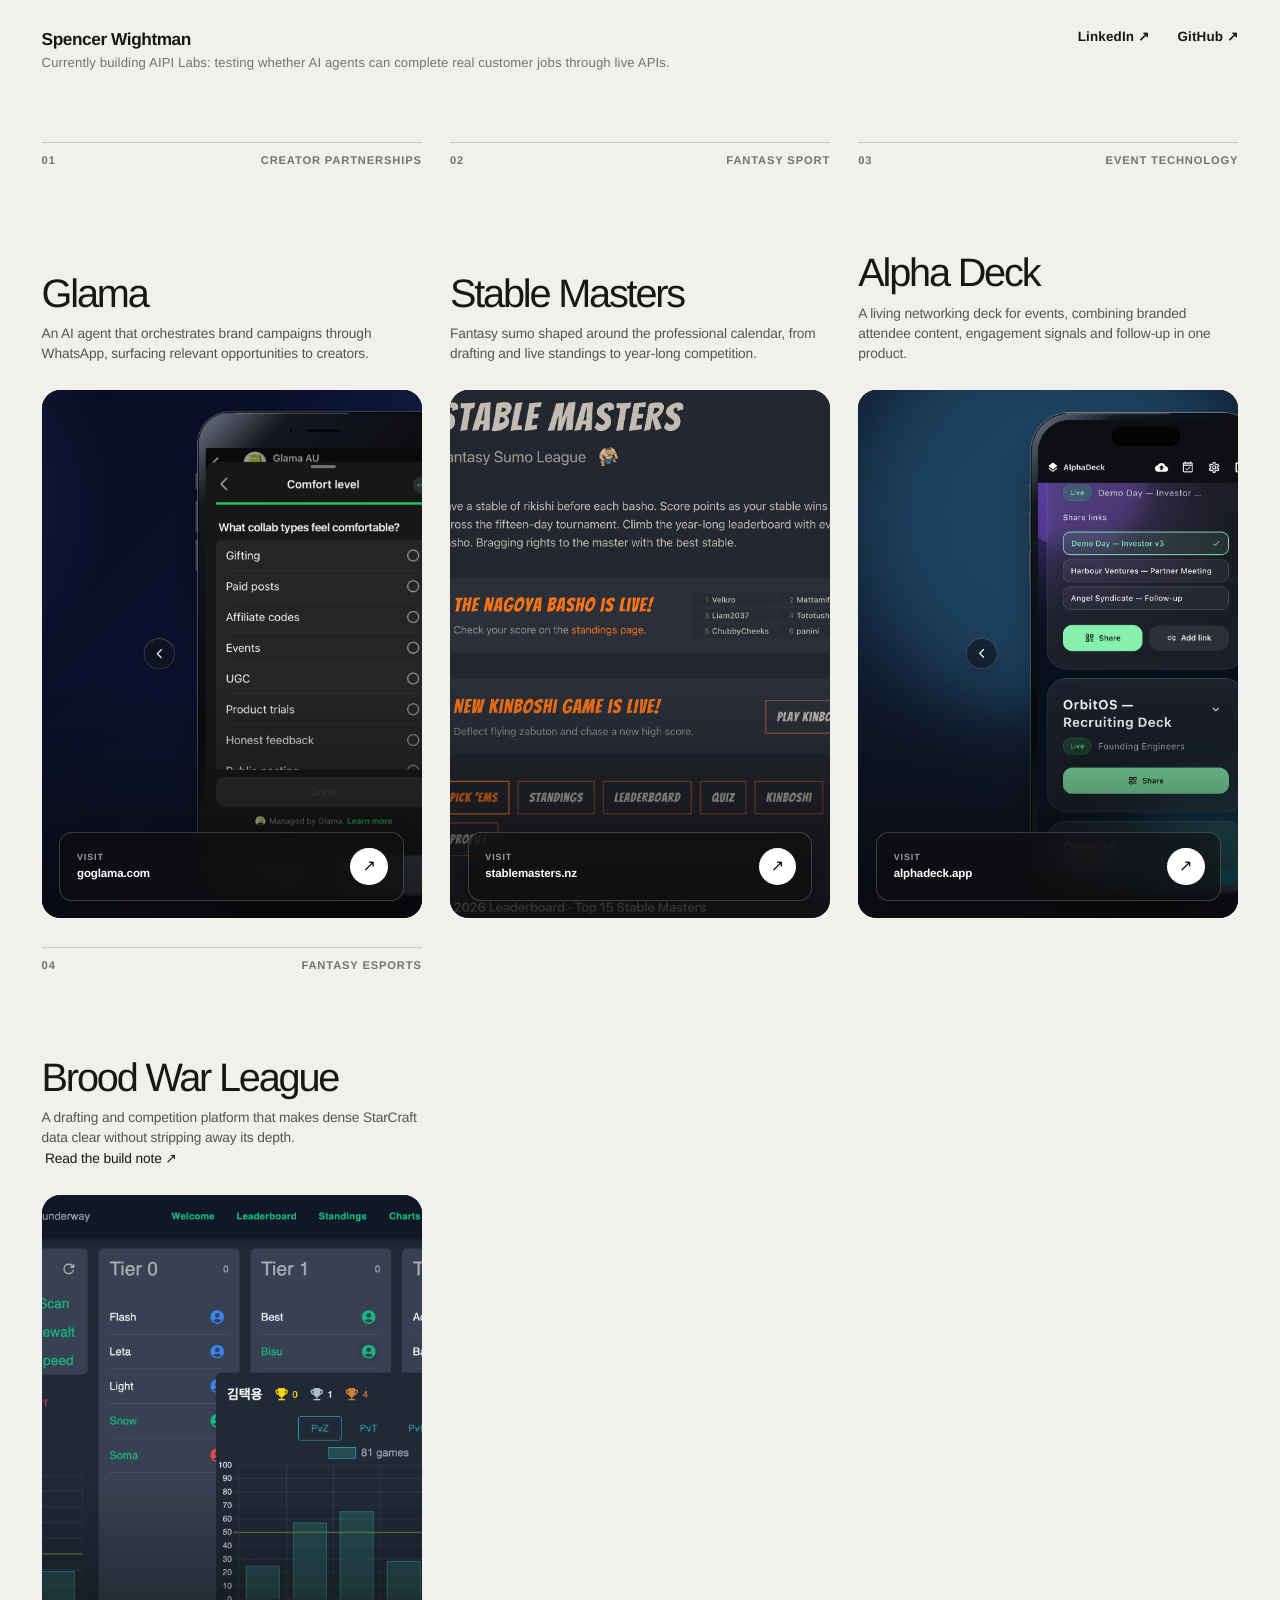
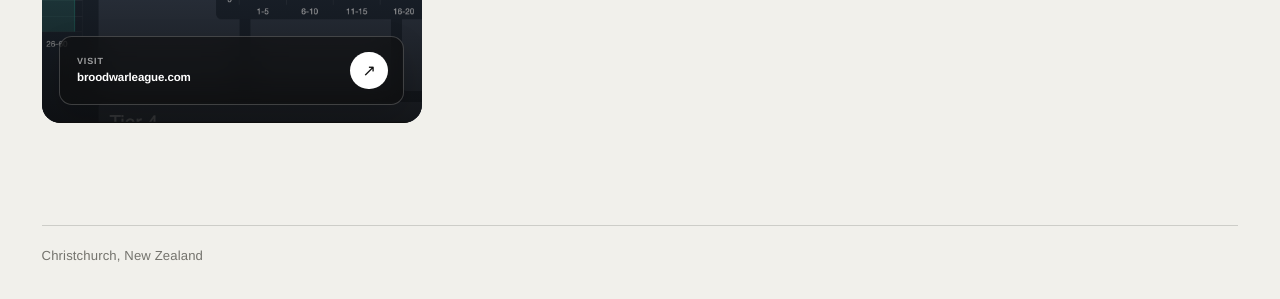
<file: index.html>
<!doctype html>
<html lang="en">
	<head>
		<meta charset="utf-8" />
		<meta name="viewport" content="width=device-width, initial-scale=1" />
		<meta name="robots" content="noindex, nofollow, noarchive, nosnippet, noimageindex" />
		<meta
			name="description"
			content="Selected products conceived, designed and built by Spencer Wightman."
		/>
		<meta name="theme-color" content="#f1f0eb" />
		<meta property="og:title" content="Spencer Wightman — Selected work" />
		<meta
			property="og:description"
			content="Products conceived, designed and built from idea to production."
		/>
		<meta property="og:type" content="website" />
		<meta property="og:url" content="https://spencerwightman.com/" />
		<meta property="og:image" content="https://spencerwightman.com/images/og-homepage.png" />
		<meta property="og:image:width" content="1920" />
		<meta property="og:image:height" content="1008" />
		<meta property="og:image:alt" content="Spencer Wightman's portfolio homepage featuring Glama, Stable Masters, Alpha Deck, and Brood War League." />
		<meta name="twitter:card" content="summary_large_image" />
		<meta name="twitter:title" content="Spencer Wightman — Selected work" />
		<meta
			name="twitter:description"
			content="Products conceived, designed and built from idea to production."
		/>
		<meta name="twitter:image" content="https://spencerwightman.com/images/og-homepage.png" />
		<title>Spencer Wightman — Selected work</title>
		<link rel="stylesheet" href="assets/css/minimal.css" />
	</head>
	<body>
		<a class="skip-link" href="#work">Skip to selected work</a>

		<header class="site-header">
			<div class="site-identity">
				<p class="name">Spencer Wightman</p>
				<p class="site-identity__role">
					Currently building AIPI Labs: testing whether AI agents can complete real customer jobs through live APIs.
				</p>
			</div>
			<nav aria-label="External links">
				<a href="https://www.linkedin.com/in/spencer-wightman/" target="_blank" rel="noreferrer">
					LinkedIn <span aria-hidden="true">↗</span>
				</a>
				<a href="https://github.com/spencerwightman" target="_blank" rel="noreferrer">
					GitHub <span aria-hidden="true">↗</span>
				</a>
			</nav>
		</header>

		<main id="work">
			<h1 class="visually-hidden">Selected work by Spencer Wightman</h1>

			<section class="project-grid" aria-label="Selected products">
				<article class="project-card">
					<header class="project-card__header">
						<div class="project-card__meta">
							<span>01</span>
							<span>Creator partnerships</span>
						</div>
						<h2>Glama</h2>
						<p>
							An AI agent that orchestrates brand campaigns through WhatsApp, surfacing
							relevant opportunities to creators.
						</p>
					</header>

					<a
						class="project-card__visual project-card__visual--glama"
						href="https://goglama.com/"
						target="_blank"
						rel="noreferrer"
						aria-label="Visit Glama"
					>
						<img
							src="images/work/glama.png"
							alt="Glama product gallery showing its creator onboarding flow in WhatsApp"
							width="2880"
							height="1622"
							loading="lazy"
							decoding="async"
						/>
						<span class="project-card__shade" aria-hidden="true"></span>
						<span class="project-card__footer">
							<span>
								<small>Visit</small>
								goglama.com
							</span>
							<span class="project-card__arrow" aria-hidden="true">↗</span>
						</span>
					</a>
				</article>

				<article class="project-card">
					<header class="project-card__header">
						<div class="project-card__meta">
							<span>02</span>
							<span>Fantasy sport</span>
						</div>
						<h2>Stable Masters</h2>
						<p>
							Fantasy sumo shaped around the professional calendar, from drafting and
							live standings to year-long competition.
						</p>
					</header>

					<a
						class="project-card__visual project-card__visual--stable"
						href="https://stablemasters.nz/"
						target="_blank"
						rel="noreferrer"
						aria-label="Visit Stable Masters"
					>
						<img
							src="images/work/stable-masters.png"
							alt="Stable Masters fantasy sumo homepage"
							width="2850"
							height="1622"
							decoding="async"
						/>
						<span class="project-card__shade" aria-hidden="true"></span>
						<span class="project-card__footer">
							<span>
								<small>Visit</small>
								stablemasters.nz
							</span>
							<span class="project-card__arrow" aria-hidden="true">↗</span>
						</span>
					</a>
				</article>

				<article class="project-card">
					<header class="project-card__header">
						<div class="project-card__meta">
							<span>03</span>
							<span>Event technology</span>
						</div>
						<h2>Alpha Deck</h2>
						<p>
							A living networking deck for events, combining branded attendee
							content, engagement signals and follow-up in one product.
						</p>
					</header>

					<a
						class="project-card__visual project-card__visual--alpha"
						href="https://alphadeck.app/"
						target="_blank"
						rel="noreferrer"
						aria-label="Visit Alpha Deck"
					>
						<img
							src="images/work/alpha-deck.png"
							alt="Alpha Deck product gallery showing event-deck interfaces on mobile devices"
							width="2880"
							height="1620"
							loading="lazy"
							decoding="async"
						/>
						<span class="project-card__shade" aria-hidden="true"></span>
						<span class="project-card__footer">
							<span>
								<small>Visit</small>
								alphadeck.app
							</span>
							<span class="project-card__arrow" aria-hidden="true">↗</span>
						</span>
					</a>
				</article>

				<article class="project-card">
					<header class="project-card__header">
						<div class="project-card__meta">
							<span>04</span>
							<span>Fantasy esports</span>
						</div>
						<h2>Brood War League</h2>
						<p>
							A drafting and competition platform that makes dense StarCraft data
							clear without stripping away its depth.
							<a
								class="inline-link"
								href="https://medium.com/@spencerwightman/brood-war-league-86530941b902"
								target="_blank"
								rel="noreferrer"
							>Read the build note <span class="inline-arrow" aria-hidden="true">↗</span></a>
						</p>
					</header>

					<a
						class="project-card__visual project-card__visual--brood"
						href="https://broodwarleague.com/"
						target="_blank"
						rel="noreferrer"
						aria-label="Visit Brood War League"
					>
						<img
							src="images/work/brood-war-league.png"
							alt="Brood War League draft interface with a Tier 1 player statistics panel open"
							width="2880"
							height="1558"
							loading="lazy"
							decoding="async"
						/>
						<span class="project-card__shade" aria-hidden="true"></span>
						<span class="project-card__footer">
							<span>
								<small>Visit</small>
								broodwarleague.com
							</span>
							<span class="project-card__arrow" aria-hidden="true">↗</span>
						</span>
					</a>
				</article>
			</section>
		</main>

		<footer class="page-footer">
			<p>Christchurch, New Zealand</p>
		</footer>
	</body>
</html>
</file>
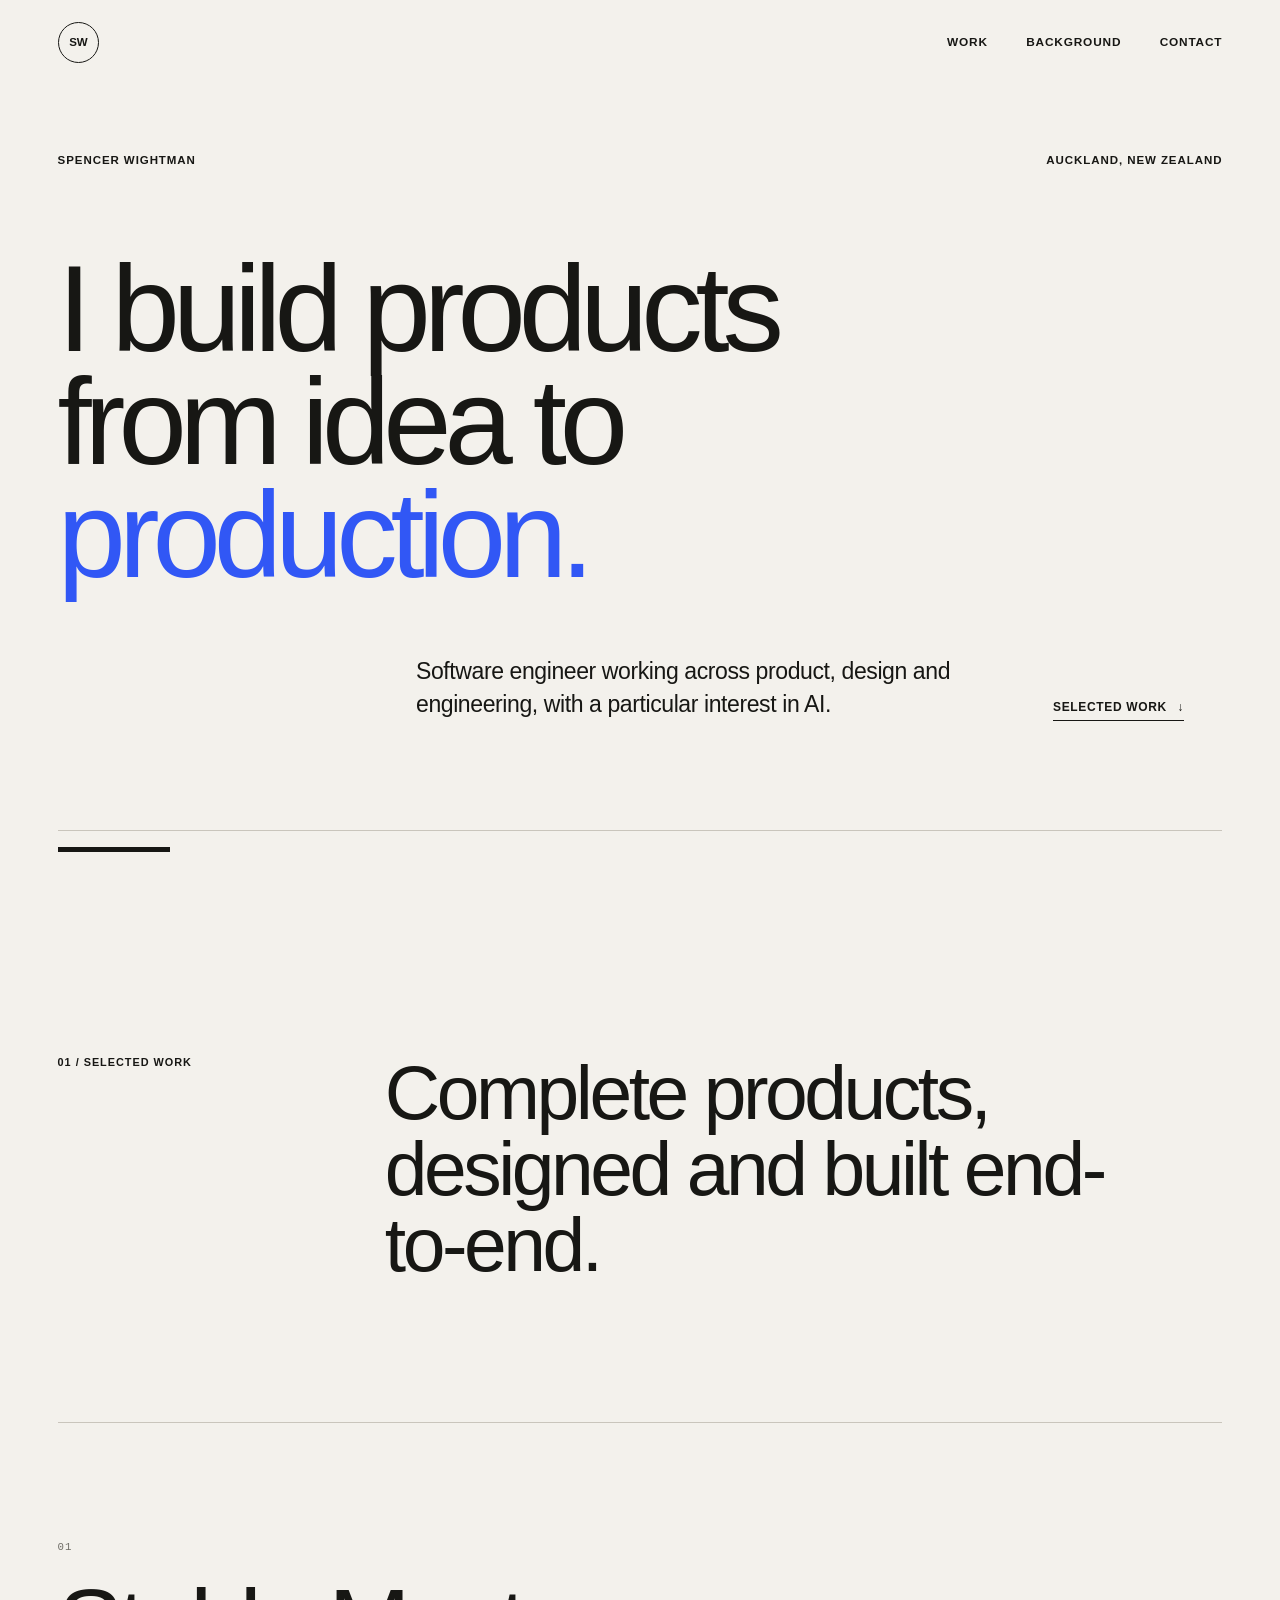
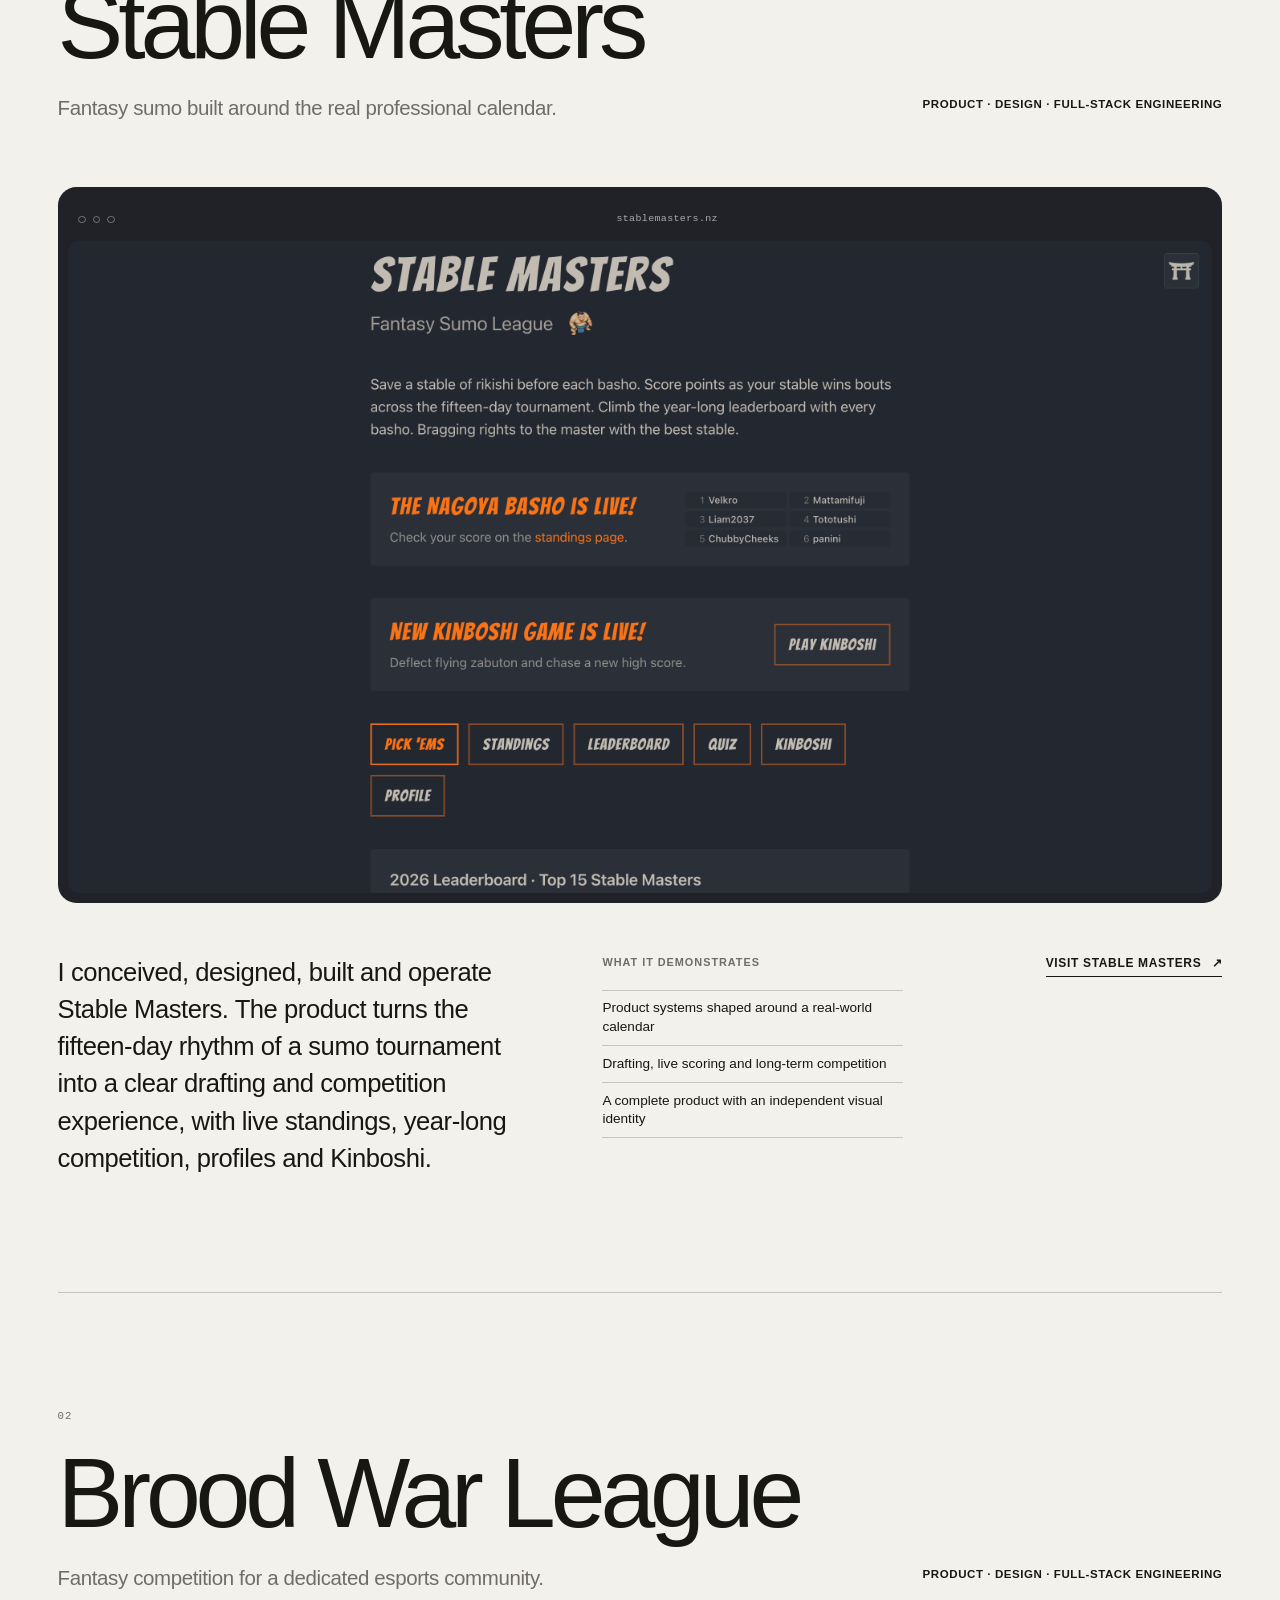
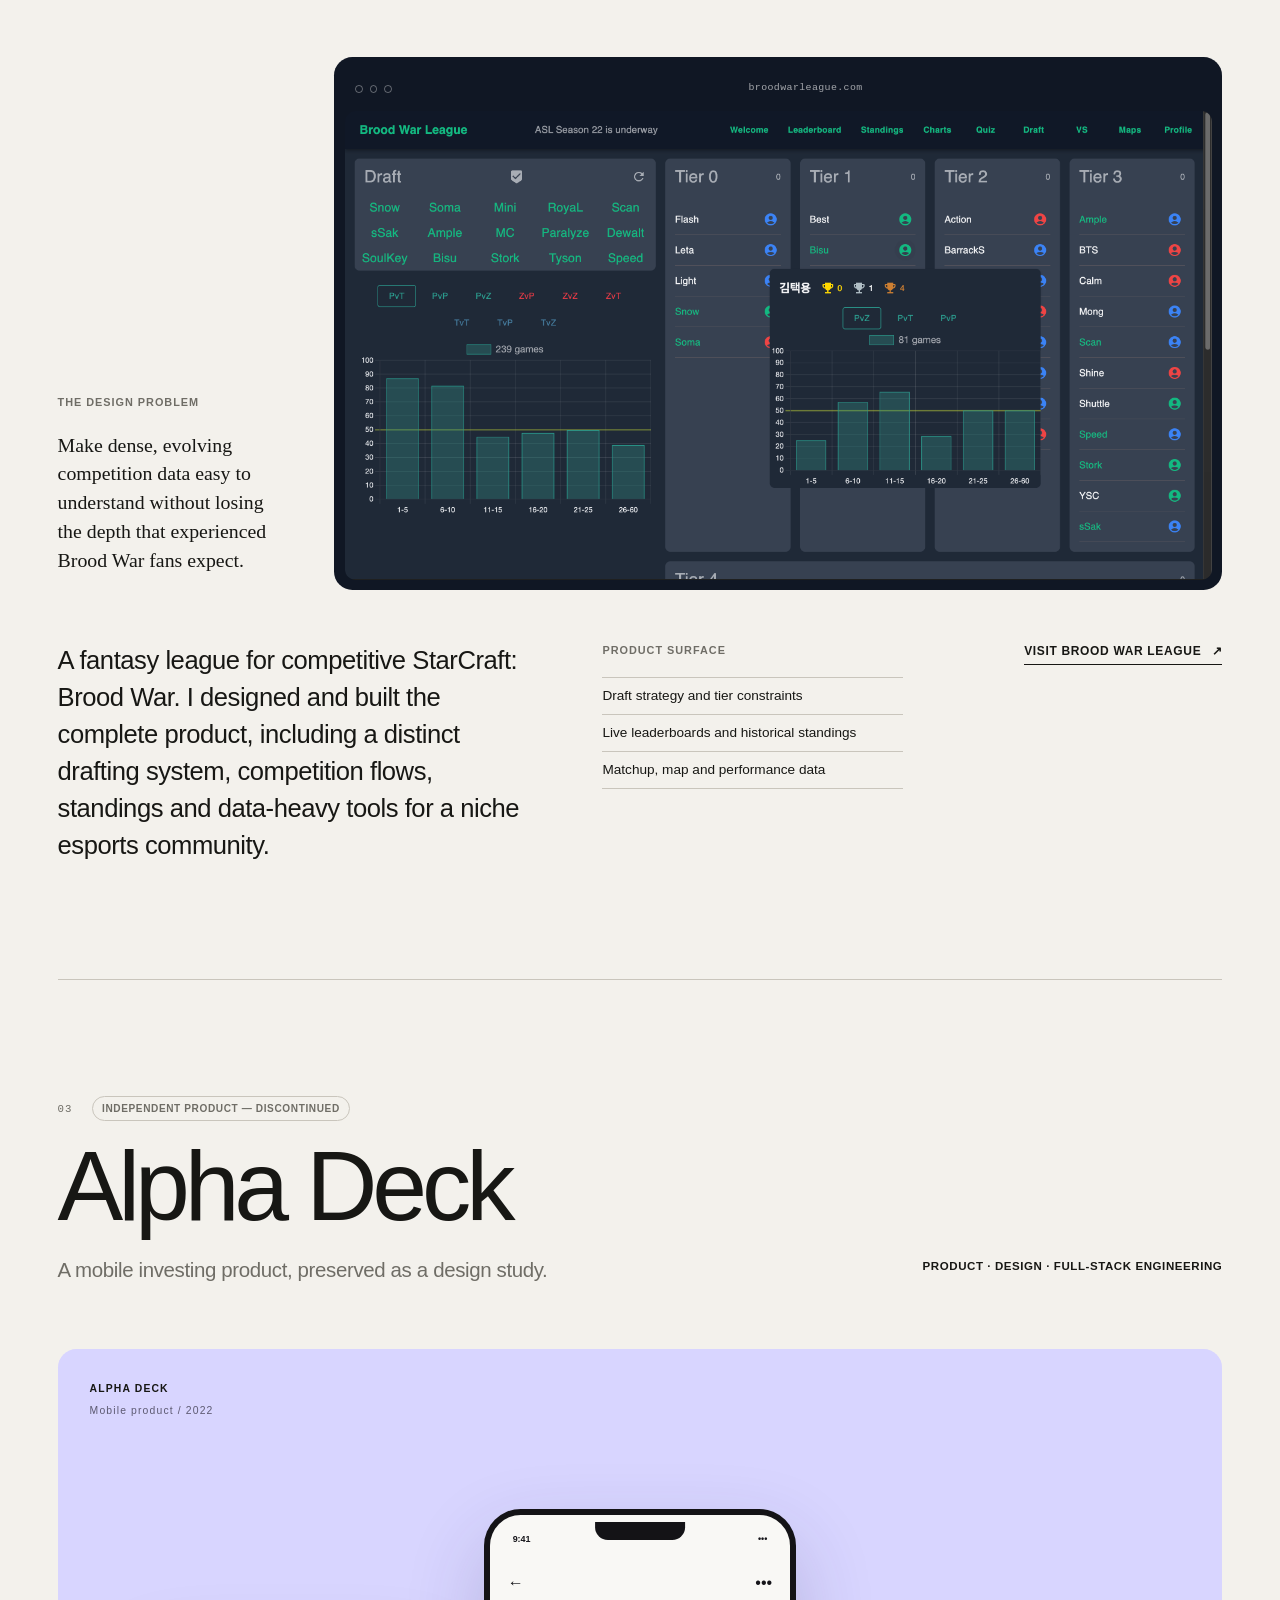
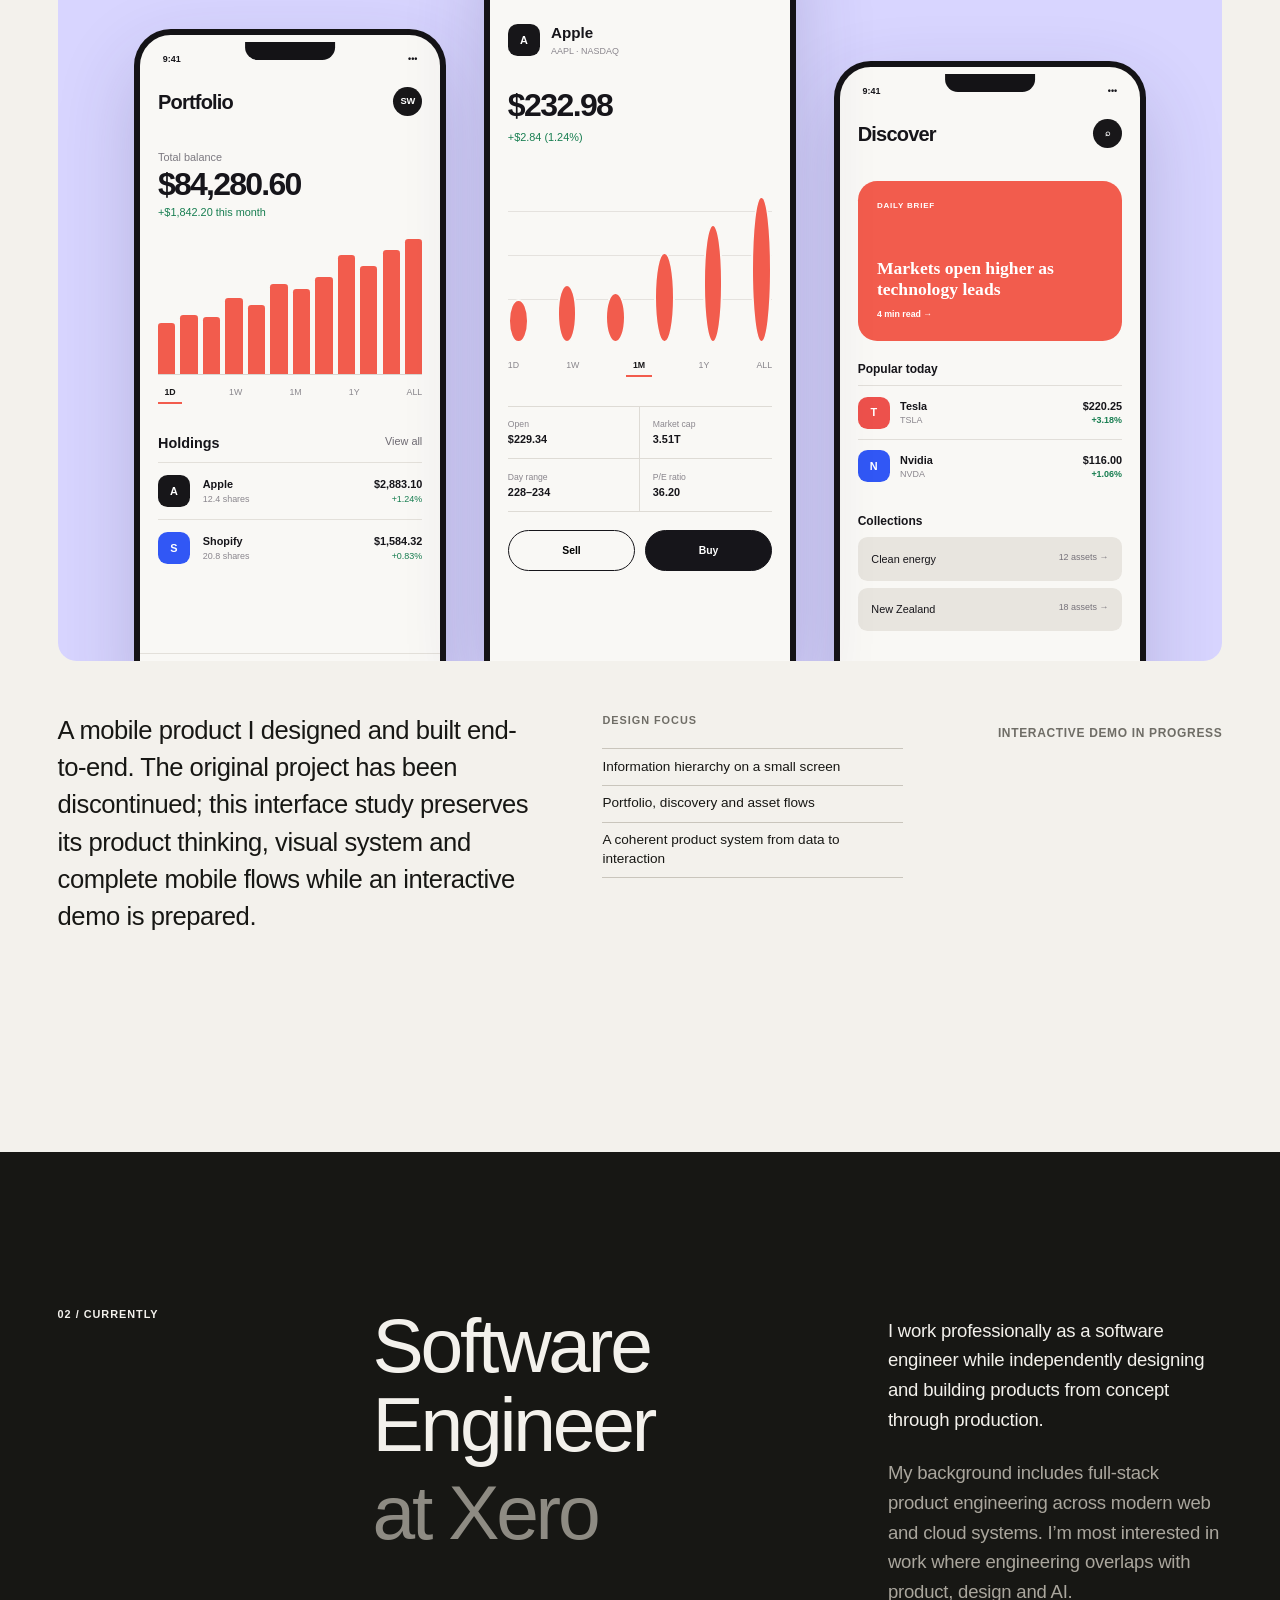
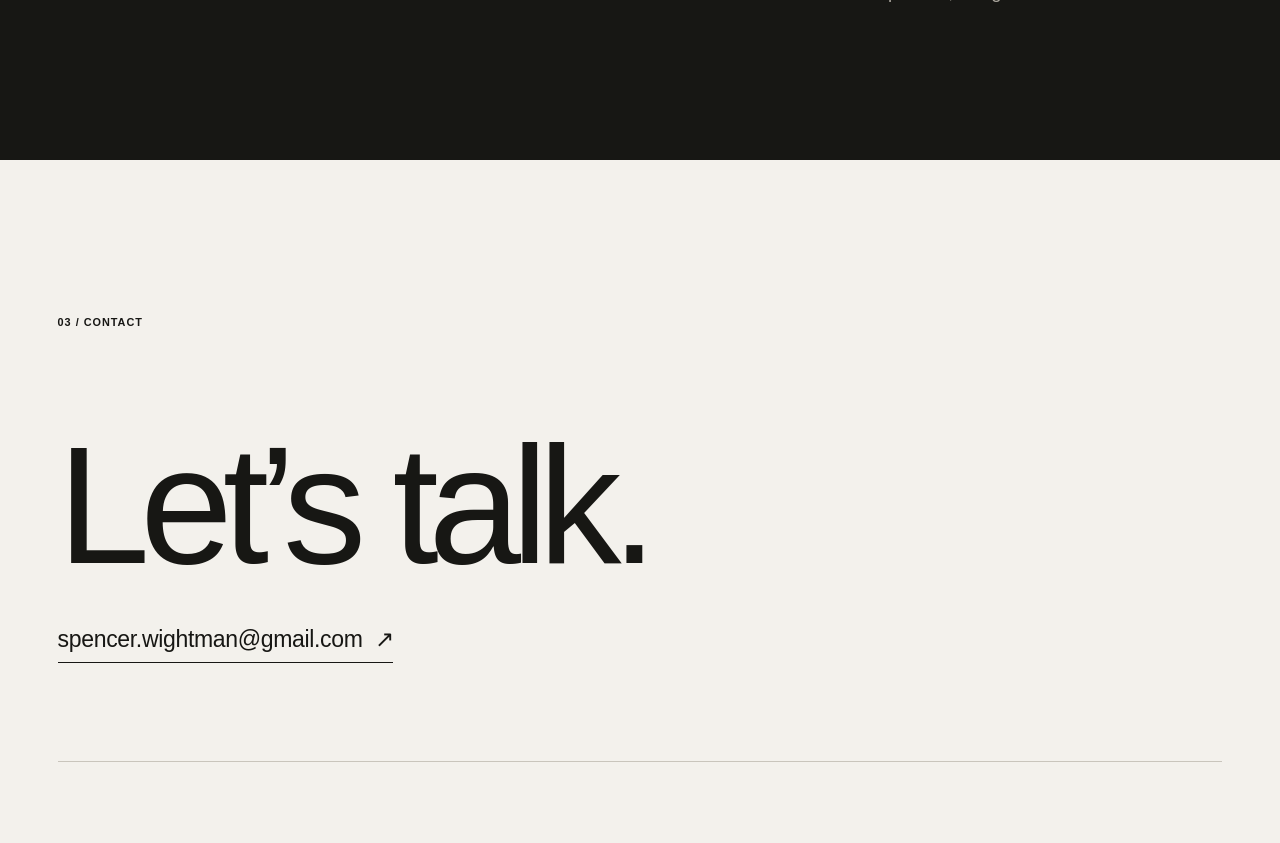
<file: editorial.html>
<!doctype html>
<html lang="en">
	<head>
		<meta charset="utf-8" />
		<meta name="viewport" content="width=device-width, initial-scale=1" />
		<meta name="robots" content="noindex, nofollow, noarchive, nosnippet, noimageindex" />
		<meta
			name="description"
			content="Spencer Wightman designs and builds complete digital products from idea to production."
		/>
		<meta name="theme-color" content="#f3f1ec" />
		<meta property="og:title" content="Spencer Wightman — Product, design & engineering" />
		<meta
			property="og:description"
			content="I build products from idea to production."
		/>
		<meta property="og:type" content="website" />
		<meta property="og:url" content="https://spencerwightman.com/editorial.html" />
		<meta property="og:image" content="https://spencerwightman.com/images/og.png" />
		<meta property="og:image:width" content="1734" />
		<meta property="og:image:height" content="907" />
		<meta property="og:image:alt" content="Spencer Wightman — I build products from idea to production." />
		<meta name="twitter:card" content="summary_large_image" />
		<meta name="twitter:title" content="Spencer Wightman — Product, design & engineering" />
		<meta name="twitter:description" content="I build products from idea to production." />
		<meta name="twitter:image" content="https://spencerwightman.com/images/og.png" />
		<title>Spencer Wightman — Product, design & engineering</title>
		<link rel="stylesheet" href="assets/css/main.css" />
		<script src="assets/js/site.js" defer></script>
	</head>
	<body>
		<a class="skip-link" href="#main">Skip to content</a>

		<header class="site-header" data-header>
			<a class="wordmark" href="#top" aria-label="Spencer Wightman, home">SW</a>
			<nav aria-label="Primary navigation">
				<a href="#work">Work</a>
				<a href="#background">Background</a>
				<a href="#contact">Contact</a>
			</nav>
		</header>

		<main id="main">
			<section class="hero" id="top" aria-labelledby="hero-title">
				<div class="hero__eyebrow reveal">
					<span>Spencer Wightman</span>
					<span>Auckland, New Zealand</span>
				</div>
				<div class="hero__body">
					<h1 class="reveal" id="hero-title">
						I build products<br />
						from idea to <span>production.</span>
					</h1>
					<div class="hero__intro reveal">
						<p>
							Software engineer working across product, design and engineering,
							with a particular interest in AI.
						</p>
						<a class="text-link" href="#work">Selected work <span aria-hidden="true">↓</span></a>
					</div>
				</div>
				<div class="hero__rule" aria-hidden="true">
					<span></span>
				</div>
			</section>

			<section class="work" id="work" aria-labelledby="work-title">
				<div class="section-heading reveal">
					<p class="kicker">01 / Selected work</p>
					<h2 id="work-title">Complete products,<br />designed and built end-to-end.</h2>
				</div>

				<article class="project project--stable" aria-labelledby="stable-title">
					<div class="project__top reveal">
						<div>
							<p class="project__number">01</p>
							<h3 id="stable-title">Stable Masters</h3>
							<p class="project__tagline">Fantasy sumo built around the real professional calendar.</p>
						</div>
						<p class="project__role">Product · Design · Full-stack Engineering</p>
					</div>

					<a
						class="project-visual project-visual--browser reveal"
						href="https://stablemasters.nz/"
						target="_blank"
						rel="noreferrer"
						aria-label="Visit Stable Masters"
					>
						<div class="browser-bar" aria-hidden="true">
							<span></span><span></span><span></span>
							<p>stablemasters.nz</p>
						</div>
						<img
							src="images/work/stable-masters.png"
							alt="Stable Masters fantasy sumo homepage, showing tournament updates and game navigation"
							width="2850"
							height="1622"
							loading="lazy"
							decoding="async"
						/>
						<span class="visual-arrow" aria-hidden="true">↗</span>
					</a>

					<div class="project__detail reveal">
						<p class="project__description">
							I conceived, designed, built and operate Stable Masters. The product turns the
							fifteen-day rhythm of a sumo tournament into a clear drafting and competition
							experience, with live standings, year-long competition, profiles and Kinboshi.
						</p>
						<div class="project__proof">
							<p class="kicker">What it demonstrates</p>
							<ul>
								<li>Product systems shaped around a real-world calendar</li>
								<li>Drafting, live scoring and long-term competition</li>
								<li>A complete product with an independent visual identity</li>
							</ul>
						</div>
						<a class="project-link" href="https://stablemasters.nz/" target="_blank" rel="noreferrer">
							Visit Stable Masters <span aria-hidden="true">↗</span>
						</a>
					</div>
				</article>

				<article class="project project--brood" aria-labelledby="brood-title">
					<div class="project__top reveal">
						<div>
							<p class="project__number">02</p>
							<h3 id="brood-title">Brood War League</h3>
							<p class="project__tagline">Fantasy competition for a dedicated esports community.</p>
						</div>
						<p class="project__role">Product · Design · Full-stack Engineering</p>
					</div>

					<div class="project__editorial">
						<div class="project__side-note reveal">
							<p class="kicker">The design problem</p>
							<p>
								Make dense, evolving competition data easy to understand without losing
								the depth that experienced Brood War fans expect.
							</p>
						</div>
						<a
							class="project-visual project-visual--browser reveal"
							href="https://broodwarleague.com/"
							target="_blank"
							rel="noreferrer"
							aria-label="Visit Brood War League"
						>
							<div class="browser-bar" aria-hidden="true">
								<span></span><span></span><span></span>
								<p>broodwarleague.com</p>
							</div>
							<img
								src="images/work/brood-war-league.png"
								alt="Brood War League draft interface with a populated roster and a Tier 1 player statistics panel open"
								width="2880"
								height="1558"
								loading="lazy"
								decoding="async"
							/>
							<span class="visual-arrow" aria-hidden="true">↗</span>
						</a>
					</div>

					<div class="project__detail reveal">
						<p class="project__description">
							A fantasy league for competitive StarCraft: Brood War. I designed and built the
							complete product, including a distinct drafting system, competition flows,
							standings and data-heavy tools for a niche esports community.
						</p>
						<div class="project__proof">
							<p class="kicker">Product surface</p>
							<ul>
								<li>Draft strategy and tier constraints</li>
								<li>Live leaderboards and historical standings</li>
								<li>Matchup, map and performance data</li>
							</ul>
						</div>
						<a class="project-link" href="https://broodwarleague.com/" target="_blank" rel="noreferrer">
							Visit Brood War League <span aria-hidden="true">↗</span>
						</a>
					</div>
				</article>

				<article class="project project--alpha" aria-labelledby="alpha-title">
					<div class="project__top reveal">
						<div>
							<div class="project__label-row">
								<p class="project__number">03</p>
								<p class="status">Independent product — discontinued</p>
							</div>
							<h3 id="alpha-title">Alpha Deck</h3>
							<p class="project__tagline">A mobile investing product, preserved as a design study.</p>
						</div>
						<p class="project__role">Product · Design · Full-stack Engineering</p>
					</div>

					<div class="alpha-stage reveal" aria-label="Alpha Deck mobile interface concepts">
						<div class="alpha-caption">
							<p>ALPHA DECK</p>
							<span>Mobile product / 2022</span>
						</div>

						<div class="phone phone--overview">
							<div class="phone__status"><span>9:41</span><span>•••</span></div>
							<div class="phone__header">
								<span>Portfolio</span>
								<button type="button" aria-label="Alpha Deck profile">SW</button>
							</div>
							<div class="balance">
								<p>Total balance</p>
								<strong>$84,280.60</strong>
								<span>+$1,842.20 this month</span>
							</div>
							<div class="mini-chart" aria-hidden="true">
								<i style="--h: 38%"></i><i style="--h: 44%"></i><i style="--h: 42%"></i>
								<i style="--h: 56%"></i><i style="--h: 51%"></i><i style="--h: 67%"></i>
								<i style="--h: 63%"></i><i style="--h: 72%"></i><i style="--h: 88%"></i>
								<i style="--h: 80%"></i><i style="--h: 92%"></i><i style="--h: 100%"></i>
							</div>
							<div class="periods"><b>1D</b><span>1W</span><span>1M</span><span>1Y</span><span>ALL</span></div>
							<div class="holding-heading"><strong>Holdings</strong><span>View all</span></div>
							<div class="holding">
								<i class="mark mark--black">A</i>
								<p><strong>Apple</strong><span>12.4 shares</span></p>
								<p><strong>$2,883.10</strong><span class="positive">+1.24%</span></p>
							</div>
							<div class="holding">
								<i class="mark mark--blue">S</i>
								<p><strong>Shopify</strong><span>20.8 shares</span></p>
								<p><strong>$1,584.32</strong><span class="positive">+0.83%</span></p>
							</div>
							<div class="phone__nav"><b>◉</b><span>⌁</span><span>◎</span><span>☰</span></div>
						</div>

						<div class="phone phone--detail">
							<div class="phone__status"><span>9:41</span><span>•••</span></div>
							<div class="detail-top"><span>←</span><span>•••</span></div>
							<div class="stock-title">
								<i class="mark mark--black">A</i>
								<p><strong>Apple</strong><span>AAPL · NASDAQ</span></p>
							</div>
							<div class="stock-price">
								<strong>$232.98</strong>
								<span>+$2.84 (1.24%)</span>
							</div>
							<div class="line-chart" aria-hidden="true">
								<span></span>
								<i></i><i></i><i></i><i></i><i></i><i></i>
							</div>
							<div class="periods"><span>1D</span><span>1W</span><b>1M</b><span>1Y</span><span>ALL</span></div>
							<div class="metric-grid">
								<p><span>Open</span><strong>$229.34</strong></p>
								<p><span>Market cap</span><strong>3.51T</strong></p>
								<p><span>Day range</span><strong>228–234</strong></p>
								<p><span>P/E ratio</span><strong>36.20</strong></p>
							</div>
							<div class="trade-actions">
								<button type="button">Sell</button><button type="button">Buy</button>
							</div>
						</div>

						<div class="phone phone--discover">
							<div class="phone__status"><span>9:41</span><span>•••</span></div>
							<div class="phone__header"><span>Discover</span><button type="button" aria-label="Search">⌕</button></div>
							<div class="insight">
								<p>DAILY BRIEF</p>
								<strong>Markets open higher as technology leads</strong>
								<span>4 min read →</span>
							</div>
							<p class="small-heading">Popular today</p>
							<div class="watch-card">
								<div><i class="mark mark--red">T</i><p><strong>Tesla</strong><span>TSLA</span></p></div>
								<strong>$220.25 <span class="positive">+3.18%</span></strong>
							</div>
							<div class="watch-card">
								<div><i class="mark mark--blue">N</i><p><strong>Nvidia</strong><span>NVDA</span></p></div>
								<strong>$116.00 <span class="positive">+1.06%</span></strong>
							</div>
							<p class="small-heading">Collections</p>
							<div class="collection-row"><span>Clean energy</span><span>12 assets →</span></div>
							<div class="collection-row"><span>New Zealand</span><span>18 assets →</span></div>
							<div class="phone__nav"><span>◉</span><b>⌁</b><span>◎</span><span>☰</span></div>
						</div>
					</div>

					<div class="project__detail reveal">
						<p class="project__description">
							A mobile product I designed and built end-to-end. The original project has been
							discontinued; this interface study preserves its product thinking, visual
							system and complete mobile flows while an interactive demo is prepared.
						</p>
						<div class="project__proof">
							<p class="kicker">Design focus</p>
							<ul>
								<li>Information hierarchy on a small screen</li>
								<li>Portfolio, discovery and asset flows</li>
								<li>A coherent product system from data to interaction</li>
							</ul>
						</div>
						<p class="project-link project-link--muted">Interactive demo in progress</p>
					</div>
				</article>
			</section>

			<section class="background" id="background" aria-labelledby="background-title">
				<div class="background__grid reveal">
					<p class="kicker">02 / Currently</p>
					<div>
						<h2 id="background-title">
							<span class="background__title-role">Software Engineer</span>
							<span class="background__title-company">at Xero</span>
						</h2>
					</div>
					<div class="background__copy">
						<p>
							I work professionally as a software engineer while independently designing and
							building products from concept through production.
						</p>
						<p>
							My background includes full-stack product engineering across modern web and
							cloud systems. I’m most interested in work where engineering overlaps with
							product, design and AI.
						</p>
					</div>
				</div>
			</section>

			<section class="contact" id="contact" aria-labelledby="contact-title">
				<p class="kicker reveal">03 / Contact</p>
				<div class="contact__main reveal">
					<h2 id="contact-title">Let’s talk.</h2>
					<a href="mailto:spencer.wightman@gmail.com">
						spencer.wightman@gmail.com <span aria-hidden="true">↗</span>
					</a>
				</div>
				<footer class="footer reveal">
					<p>Spencer Wightman © <span data-year>2026</span></p>
					<div>
						<a href="https://github.com/spencerwightman" target="_blank" rel="noreferrer">GitHub ↗</a>
						<a href="https://www.linkedin.com/in/spencer-wightman/" target="_blank" rel="noreferrer">LinkedIn ↗</a>
					</div>
					<a href="#top">Back to top ↑</a>
				</footer>
			</section>
		</main>
	</body>
</html>
</file>
<file: assets/css/minimal.css>
:root {
	--paper: #f1f0eb;
	--ink: #171715;
	--muted: #74736d;
	--line: rgba(23, 23, 21, 0.16);
	--card-radius: 1.15rem;
	--page-pad: clamp(1.25rem, 3.25vw, 3.75rem);
}

* {
	box-sizing: border-box;
}

html {
	background: var(--paper);
	color: var(--ink);
	font-family: "Helvetica Neue", Helvetica, Arial, sans-serif;
	font-kerning: normal;
	text-rendering: geometricPrecision;
}

body {
	min-width: 20rem;
	margin: 0;
	background: var(--paper);
}

a {
	color: inherit;
	text-decoration: none;
}

a:focus-visible {
	outline: 2px solid var(--ink);
	outline-offset: 4px;
}

.skip-link {
	position: fixed;
	z-index: 20;
	top: 0.75rem;
	left: 0.75rem;
	padding: 0.7rem 0.85rem;
	background: var(--ink);
	color: var(--paper);
	font-size: 0.8rem;
	transform: translateY(-150%);
	transition: transform 160ms ease;
}

.skip-link:focus {
	transform: translateY(0);
}

.site-header {
	display: flex;
	width: 100%;
	padding: 1.8rem var(--page-pad) 0;
	justify-content: space-between;
	align-items: flex-start;
}

.site-identity {
	display: flex;
	gap: 0.35rem;
	flex-direction: column;
}

.site-identity__role {
	margin: 0;
	color: var(--muted);
	font-size: 0.82rem;
	letter-spacing: 0.01em;
}

.name {
	margin: 0;
	font-size: clamp(1.08rem, 1.24vw, 1.3rem);
	font-weight: 650;
	letter-spacing: -0.025em;
}

.site-header nav {
	display: flex;
	gap: clamp(1rem, 2.2vw, 2rem);
}

.site-header nav a {
	position: relative;
	font-size: 0.84rem;
	font-weight: 600;
	letter-spacing: 0.01em;
}

.site-header nav a::after,
.inline-link::after {
	position: absolute;
	right: 0;
	bottom: -0.25rem;
	left: 0;
	height: 1px;
	background: currentColor;
	content: "";
	transform: scaleX(0);
	transform-origin: right;
	transition: transform 180ms ease;
}

.site-header nav a:hover::after,
.site-header nav a:focus-visible::after,
.inline-link:hover::after,
.inline-link:focus-visible::after {
	transform: scaleX(1);
	transform-origin: left;
}

main {
	padding:
		calc(clamp(4.5rem, 7vw, 7rem) - 1.1rem)
		var(--page-pad)
		clamp(5rem, 8vw, 8rem);
}

.visually-hidden {
	position: absolute;
	width: 1px;
	height: 1px;
	padding: 0;
	overflow: hidden;
	clip: rect(0, 0, 0, 0);
	white-space: nowrap;
	border: 0;
}

.project-grid {
	display: grid;
	width: min(100%, 101rem);
	margin: 0 auto;
	grid-template-columns: repeat(3, minmax(0, 1fr));
	gap: clamp(1.2rem, 2.2vw, 2.5rem);
}

.project-card {
	min-width: 0;
}

.project-card__header {
	display: flex;
	min-height: 15.5rem;
	padding: 0 0 clamp(1.35rem, 2vw, 2rem);
	flex-direction: column;
	border-top: 1px solid var(--line);
}

.project-card__meta {
	display: flex;
	padding-top: 0.75rem;
	justify-content: space-between;
	color: var(--muted);
	font-size: 0.7rem;
	font-weight: 650;
	letter-spacing: 0.075em;
	text-transform: uppercase;
}

.project-card h2 {
	margin: auto 0 0.7rem;
	font-size: clamp(2.1rem, 3.1vw, 3.5rem);
	font-weight: 500;
	letter-spacing: -0.055em;
	line-height: 0.96;
}

.project-card__header > p {
	max-width: 34rem;
	margin: 0;
	color: #55544f;
	font-size: clamp(0.86rem, 1vw, 1rem);
	letter-spacing: -0.01em;
	line-height: 1.48;
}

.inline-link {
	position: relative;
	display: inline-block;
	margin-left: 0.25em;
	color: var(--ink);
	white-space: nowrap;
}

.project-card__visual {
	position: relative;
	display: block;
	overflow: hidden;
	aspect-ratio: 0.72;
	border-radius: var(--card-radius);
	background: #1b1c20;
	isolation: isolate;
}

.project-card__visual > img {
	position: absolute;
	z-index: -2;
	inset: 0;
	width: 100%;
	height: 100%;
	object-fit: cover;
	transition: transform 650ms cubic-bezier(0.2, 0.7, 0.2, 1), filter 300ms ease;
}

.project-card__visual--stable > img {
	object-position: 47% 13%;
}

.project-card__visual--brood > img {
	object-position: 51% 5%;
}

.project-card__visual--alpha > img {
	object-position: 49% 4%;
}

.project-card__visual--glama {
	background: #080a09;
}

.project-card__visual--glama > img {
	object-position: 50% 0;
}

.project-card__shade {
	position: absolute;
	z-index: -1;
	inset: 55% 0 0;
	background: linear-gradient(to bottom, transparent, rgba(10, 10, 10, 0.78));
	pointer-events: none;
}

.project-card__footer {
	position: absolute;
	right: 1.1rem;
	bottom: 1.1rem;
	left: 1.1rem;
	display: flex;
	min-height: 4.3rem;
	padding: 0.9rem 0.95rem 0.9rem 1.05rem;
	justify-content: space-between;
	align-items: center;
	border: 1px solid rgba(255, 255, 255, 0.2);
	border-radius: 0.8rem;
	background: rgba(15, 15, 15, 0.58);
	color: #fff;
	box-shadow: 0 0.8rem 2rem rgba(0, 0, 0, 0.14);
	-webkit-backdrop-filter: blur(14px);
	backdrop-filter: blur(14px);
}

.project-card__footer > span:first-child {
	display: flex;
	min-width: 0;
	flex-direction: column;
	font-size: clamp(0.72rem, 0.82vw, 0.85rem);
	font-weight: 550;
	letter-spacing: -0.01em;
	line-height: 1.15;
}

.project-card__footer small {
	margin-bottom: 0.35rem;
	color: rgba(255, 255, 255, 0.6);
	font-size: 0.56rem;
	font-weight: 700;
	letter-spacing: 0.1em;
	text-transform: uppercase;
}

.project-card__arrow {
	display: grid;
	width: 2.35rem;
	height: 2.35rem;
	flex: 0 0 auto;
	place-items: center;
	border-radius: 50%;
	background: #fff;
	color: #111;
	font-size: 1rem;
	transition: transform 220ms ease;
}

.project-card__visual:is(:hover, :focus-visible) > img {
	filter: saturate(1.04) contrast(1.02);
	transform: scale(1.025);
}

.project-card__visual:is(:hover, :focus-visible) .project-card__arrow {
	transform: translate(0.12rem, -0.12rem);
}

.page-footer {
	display: flex;
	margin: 0 var(--page-pad);
	padding: 1.4rem 0 2.2rem;
	justify-content: space-between;
	border-top: 1px solid var(--line);
	color: var(--muted);
	font-size: 0.82rem;
	letter-spacing: 0.01em;
}

.page-footer p {
	margin: 0;
}

@media (min-width: 84rem) {
	.project-grid {
		grid-template-columns: repeat(4, minmax(0, 1fr));
		gap: clamp(1.75rem, 2.4vw, 2.5rem);
	}

	.project-card h2 {
		font-size: clamp(2.1rem, 2.55vw, 2.75rem);
	}
}

@media (max-width: 64rem) {
	.project-grid {
		grid-template-columns: repeat(2, minmax(0, 1fr));
	}

	.project-card__header {
		min-height: 14rem;
	}
}

@media (max-width: 43rem) {
	.site-header {
		display: grid;
		padding-top: 1.25rem;
		grid-template-columns: 1fr;
		row-gap: 0.35rem;
		align-items: baseline;
	}

	.site-identity {
		display: contents;
	}

	.name {
		grid-column: 1;
		grid-row: 1;
		font-size: 1.15rem;
	}

	.site-identity__role {
		grid-column: 1;
		grid-row: 2;
		font-size: 0.84rem;
	}

	.site-header nav {
		grid-column: 1;
		grid-row: 3;
		gap: 0.9rem;
		justify-self: start;
	}

	.site-header nav a {
		font-size: 0.8rem;
	}

	.site-header nav a span {
		display: none;
	}

	main {
		padding-top: 1rem;
	}

	.project-grid {
		grid-template-columns: 1fr;
		gap: 3.5rem;
	}

	.project-card__header {
		min-height: 10.75rem;
	}

	.project-card__meta {
		font-size: 0.67rem;
	}

	.project-card h2 {
		margin-top: 1.65rem;
		font-size: clamp(2.35rem, 12vw, 3.5rem);
	}

	.project-card__header > p {
		font-size: 0.9rem;
	}

	.project-card__visual {
		aspect-ratio: 0.9;
	}

	.project-card__footer {
		right: 0.8rem;
		bottom: 0.8rem;
		left: 0.8rem;
	}

	.inline-arrow,
	.project-card__arrow {
		font-size: 0;
	}

	.inline-arrow::before,
	.project-card__arrow::before {
		font-family: Arial, Helvetica, sans-serif;
		font-weight: 400;
		content: "\2192\FE0E";
	}

	.inline-arrow::before {
		font-size: 0.95rem;
	}

	.project-card__arrow::before {
		font-size: 1.2rem;
		line-height: 1;
		transform: translateY(0.15em);
	}

	.page-footer {
		gap: 1rem;
		flex-direction: column;
		font-size: 0.84rem;
	}
}

@media (prefers-reduced-motion: reduce) {
	* {
		scroll-behavior: auto !important;
		transition-duration: 0.01ms !important;
	}
}
</file>
<file: assets/css/main.css>
@charset "UTF-8";

:root {
	--paper: #f3f1ec;
	--paper-deep: #e8e4dc;
	--ink: #171714;
	--muted: #6f6d66;
	--line: #c9c5bc;
	--accent: #3157f5;
	--white: #fbfaf7;
	--radius: 1.15rem;
	--page: min(91vw, 1480px);
}

* {
	box-sizing: border-box;
}

html {
	scroll-behavior: smooth;
	background: var(--paper);
}

body {
	margin: 0;
	background: var(--paper);
	color: var(--ink);
	font-family: "Helvetica Neue", "Neue Haas Grotesk Text Pro", "Inter", Arial, sans-serif;
	font-size: 16px;
	font-feature-settings: "kern" 1, "liga" 1, "calt" 1;
	font-kerning: normal;
	line-height: 1.5;
	text-rendering: optimizeLegibility;
	-webkit-font-smoothing: antialiased;
}

::selection {
	background: var(--ink);
	color: var(--paper);
}

a {
	color: inherit;
	text-decoration: none;
}

button {
	font: inherit;
}

.skip-link {
	position: fixed;
	z-index: 100;
	top: 0.75rem;
	left: 0.75rem;
	padding: 0.75rem 1rem;
	background: var(--ink);
	color: var(--white);
	transform: translateY(-150%);
	transition: transform 180ms ease;
}

.skip-link:focus {
	transform: translateY(0);
}

.site-header {
	position: fixed;
	z-index: 50;
	top: 0;
	left: 0;
	display: flex;
	width: 100%;
	align-items: center;
	justify-content: space-between;
	padding: 1.35rem max(4.5vw, 1.25rem);
	transition: padding 220ms ease, background-color 220ms ease, border-color 220ms ease;
	border-bottom: 1px solid transparent;
}

.site-header.is-scrolled {
	padding-top: 0.85rem;
	padding-bottom: 0.85rem;
	border-color: rgba(23, 23, 20, 0.12);
	background: rgba(243, 241, 236, 0.9);
	backdrop-filter: blur(14px);
}

.wordmark {
	display: grid;
	width: 2.6rem;
	height: 2.6rem;
	place-items: center;
	border: 1px solid var(--ink);
	border-radius: 50%;
	font-size: 0.72rem;
	font-weight: 700;
	letter-spacing: -0.02em;
	transition: background-color 180ms ease, color 180ms ease;
}

.wordmark:hover,
.wordmark:focus-visible {
	background: var(--ink);
	color: var(--paper);
}

.site-header nav {
	display: flex;
	gap: clamp(1.2rem, 3vw, 3.5rem);
	font-size: 0.74rem;
	font-weight: 600;
	letter-spacing: 0.07em;
	text-transform: uppercase;
}

.site-header nav a {
	position: relative;
}

.site-header nav a::after {
	position: absolute;
	right: 0;
	bottom: -0.35rem;
	left: 0;
	height: 1px;
	background: currentColor;
	content: "";
	transform: scaleX(0);
	transform-origin: right;
	transition: transform 180ms ease;
}

.site-header nav a:hover::after,
.site-header nav a:focus-visible::after {
	transform: scaleX(1);
	transform-origin: left;
}

.hero {
	display: flex;
	width: var(--page);
	min-height: 100svh;
	margin: 0 auto;
	padding: 9.5rem 0 3rem;
	flex-direction: column;
	justify-content: space-between;
}

.hero__eyebrow {
	display: flex;
	justify-content: space-between;
	font-size: 0.72rem;
	font-weight: 600;
	letter-spacing: 0.08em;
	text-transform: uppercase;
}

.hero__body {
	margin: auto 0;
	padding: 6vw 0 8vw;
}

.hero h1 {
	max-width: 13.4ch;
	margin: 0;
	font-size: clamp(4rem, 9.6vw, 10.7rem);
	font-weight: 540;
	letter-spacing: -0.058em;
	line-height: 0.92;
	text-wrap: balance;
}

.hero h1 span {
	color: var(--accent);
}

.hero__intro {
	display: grid;
	max-width: 48rem;
	margin-top: clamp(2.5rem, 5vw, 5rem);
	margin-left: min(28vw, 31rem);
	grid-template-columns: minmax(0, 1fr) auto;
	gap: 3rem;
	align-items: end;
}

.hero__intro p {
	margin: 0;
	font-size: clamp(1.2rem, 1.8vw, 1.7rem);
	letter-spacing: -0.018em;
	line-height: 1.42;
}

.text-link,
.project-link {
	display: inline-flex;
	width: fit-content;
	padding-bottom: 0.25rem;
	align-items: center;
	gap: 0.65rem;
	border-bottom: 1px solid currentColor;
	font-size: 0.75rem;
	font-weight: 700;
	letter-spacing: 0.055em;
	text-transform: uppercase;
	white-space: nowrap;
}

.text-link span,
.project-link span {
	transition: transform 180ms ease;
}

.text-link:hover span,
.text-link:focus-visible span {
	transform: translateY(0.25rem);
}

.project-link:hover span,
.project-link:focus-visible span {
	transform: translate(0.2rem, -0.2rem);
}

.hero__rule {
	display: grid;
	height: 1.4rem;
	align-items: end;
	border-top: 1px solid var(--line);
}

.hero__rule span {
	display: block;
	width: 7rem;
	height: 0.32rem;
	background: var(--ink);
}

.work {
	width: var(--page);
	margin: 0 auto;
	padding: clamp(7rem, 12vw, 13rem) 0 0;
}

.section-heading {
	display: grid;
	padding-bottom: clamp(7rem, 11vw, 12rem);
	grid-template-columns: minmax(10rem, 1fr) 3fr;
	gap: 3rem;
	align-items: start;
}

.kicker {
	margin: 0;
	font-size: 0.68rem;
	font-weight: 700;
	letter-spacing: 0.09em;
	text-transform: uppercase;
}

.section-heading h2 {
	max-width: 17ch;
	margin: 0;
	font-size: clamp(2.8rem, 6vw, 6.8rem);
	font-weight: 500;
	letter-spacing: -0.045em;
	line-height: 0.99;
	text-wrap: balance;
}

.project {
	padding: clamp(5rem, 9vw, 10rem) 0;
	border-top: 1px solid var(--line);
}

.project__top {
	display: grid;
	margin-bottom: clamp(2.5rem, 5vw, 5rem);
	grid-template-columns: 2fr 1fr;
	gap: 3rem;
	align-items: end;
}

.project__number {
	margin: 0 0 1.5rem;
	color: var(--muted);
	font-family: "SFMono-Regular", Consolas, monospace;
	font-size: 0.67rem;
	letter-spacing: 0.08em;
}

.project h3 {
	margin: 0;
	font-size: clamp(3.7rem, 7.7vw, 8.8rem);
	font-weight: 520;
	letter-spacing: -0.052em;
	line-height: 0.93;
}

.project__tagline {
	max-width: 35rem;
	margin: 1.5rem 0 0;
	color: var(--muted);
	font-size: clamp(1.1rem, 1.6vw, 1.45rem);
	letter-spacing: -0.018em;
	line-height: 1.4;
}

.project__role {
	margin: 0 0 0.6rem;
	font-size: 0.72rem;
	font-weight: 700;
	letter-spacing: 0.05em;
	text-align: right;
	text-transform: uppercase;
}

.project-visual {
	position: relative;
	display: block;
	overflow: hidden;
	border-radius: var(--radius);
	background: #202228;
}

.project-visual--browser {
	padding: 0.65rem;
}

.browser-bar {
	display: grid;
	height: 2.75rem;
	padding: 0 0.65rem;
	grid-template-columns: repeat(3, 0.48rem) 1fr;
	gap: 0.42rem;
	align-items: center;
	color: rgba(255, 255, 255, 0.62);
}

.browser-bar span {
	display: block;
	width: 0.48rem;
	height: 0.48rem;
	border: 1px solid rgba(255, 255, 255, 0.35);
	border-radius: 50%;
}

.browser-bar p {
	margin: 0 0 0 0.7rem;
	font-family: "SFMono-Regular", Consolas, monospace;
	font-size: 0.62rem;
	letter-spacing: 0.04em;
	text-align: center;
}

.project-visual img {
	display: block;
	width: 100%;
	height: auto;
	border-radius: calc(var(--radius) * 0.58);
	image-rendering: auto;
	transition: filter 240ms ease;
}

.project-visual:hover img {
	filter: saturate(1.04) contrast(1.015);
}

.project--stable > .project-visual {
	width: min(100%, 80.3125rem);
	margin-left: auto;
}

.visual-arrow {
	position: absolute;
	right: 2.1rem;
	bottom: 2rem;
	display: grid;
	width: 3.7rem;
	height: 3.7rem;
	place-items: center;
	border-radius: 50%;
	background: var(--paper);
	color: var(--ink);
	font-size: 1.3rem;
	opacity: 0;
	transform: translateY(0.8rem);
	transition: opacity 220ms ease, transform 220ms ease;
}

.project-visual:hover .visual-arrow,
.project-visual:focus-visible .visual-arrow {
	opacity: 1;
	transform: translateY(0);
}

.project__detail {
	display: grid;
	margin-top: clamp(2.5rem, 4vw, 4.5rem);
	grid-template-columns: 1.6fr 1fr 0.85fr;
	gap: clamp(2rem, 5vw, 6rem);
	align-items: start;
}

.project__description {
	max-width: 42rem;
	margin: 0;
	font-size: clamp(1.25rem, 2vw, 1.8rem);
	letter-spacing: -0.018em;
	line-height: 1.45;
}

.project__proof .kicker {
	margin-bottom: 1.2rem;
	color: var(--muted);
}

.project__proof ul {
	margin: 0;
	padding: 0;
	list-style: none;
}

.project__proof li {
	padding: 0.55rem 0;
	border-top: 1px solid var(--line);
	font-size: 0.85rem;
	line-height: 1.35;
}

.project__proof li:last-child {
	border-bottom: 1px solid var(--line);
}

.project__detail > .project-link {
	justify-self: end;
}

.project__editorial {
	display: grid;
	grid-template-columns: minmax(13rem, 0.58fr) 2.42fr;
	gap: clamp(2rem, 5vw, 6rem);
	align-items: end;
}

.project__side-note {
	padding-bottom: 1rem;
}

.project__side-note .kicker {
	margin-bottom: 1.25rem;
	color: var(--muted);
}

.project__side-note p:last-child {
	margin: 0;
	font-family: Georgia, "Times New Roman", serif;
	font-size: clamp(1.1rem, 1.55vw, 1.45rem);
	line-height: 1.45;
}

.project--brood .project-visual {
	background: #101724;
}

.project__label-row {
	display: flex;
	gap: 1.25rem;
	align-items: baseline;
}

.status {
	margin: 0;
	padding: 0.25rem 0.55rem;
	border: 1px solid var(--line);
	border-radius: 2rem;
	color: var(--muted);
	font-size: 0.63rem;
	font-weight: 700;
	letter-spacing: 0.06em;
	text-transform: uppercase;
}

.alpha-stage {
	position: relative;
	display: grid;
	min-height: 57rem;
	overflow: hidden;
	padding: clamp(5rem, 8vw, 8rem) clamp(1rem, 6vw, 7rem) 0;
	grid-template-columns: repeat(3, minmax(13rem, 22rem));
	gap: clamp(1.25rem, 3vw, 3.5rem);
	justify-content: center;
	align-items: end;
	border-radius: var(--radius);
	background: #d8d5ff;
}

.alpha-caption {
	position: absolute;
	top: 2rem;
	left: 2rem;
}

.alpha-caption p,
.alpha-caption span {
	margin: 0;
	font-size: 0.65rem;
	font-weight: 700;
	letter-spacing: 0.11em;
}

.alpha-caption span {
	color: #5d5a72;
	font-weight: 500;
}

.phone {
	position: relative;
	min-height: 42rem;
	overflow: hidden;
	padding: 1rem 1.1rem 0;
	border: 0.42rem solid #141316;
	border-bottom: 0;
	border-radius: 2.3rem 2.3rem 0 0;
	background: #f9f8f5;
	box-shadow: 0 2rem 5rem rgba(50, 43, 95, 0.2);
	color: #16151a;
	font-size: 0.68rem;
}

.phone::before {
	position: absolute;
	z-index: 1;
	top: 0.45rem;
	left: 50%;
	width: 30%;
	height: 1.1rem;
	border-radius: 0 0 0.8rem 0.8rem;
	background: #141316;
	content: "";
	transform: translateX(-50%);
}

.phone--overview {
	transform: translateY(2.5rem);
}

.phone--detail {
	min-height: 47rem;
	z-index: 2;
}

.phone--discover {
	transform: translateY(4.5rem);
}

.phone__status {
	display: flex;
	padding: 0.1rem 0.3rem 1.3rem;
	justify-content: space-between;
	font-size: 0.56rem;
	font-weight: 700;
}

.phone__header {
	display: flex;
	margin-bottom: 2rem;
	align-items: center;
	justify-content: space-between;
	font-size: 1.25rem;
	font-weight: 700;
	letter-spacing: -0.04em;
}

.phone__header button {
	display: grid;
	width: 1.8rem;
	height: 1.8rem;
	padding: 0;
	place-items: center;
	border: 0;
	border-radius: 50%;
	background: #181719;
	color: #fff;
	font-size: 0.58rem;
}

.balance p {
	margin: 0;
	color: #7c7980;
}

.balance strong {
	display: block;
	margin: 0.15rem 0 0.25rem;
	font-size: 2rem;
	letter-spacing: -0.055em;
	line-height: 1;
}

.balance span,
.stock-price span,
.positive {
	color: #187e51;
}

.mini-chart {
	display: flex;
	height: 8.5rem;
	margin: 1.2rem 0 0.7rem;
	gap: 0.32rem;
	align-items: end;
	border-bottom: 1px solid #d8d6d1;
}

.mini-chart i {
	display: block;
	width: 100%;
	height: var(--h);
	border-radius: 0.2rem 0.2rem 0 0;
	background: #f25c4d;
}

.periods {
	display: flex;
	margin-bottom: 1.8rem;
	justify-content: space-between;
	color: #88858b;
	font-size: 0.55rem;
}

.periods b {
	padding: 0 0.4rem 0.15rem;
	border-bottom: 2px solid #f25c4d;
	color: #181719;
}

.holding-heading {
	display: flex;
	margin-bottom: 0.5rem;
	justify-content: space-between;
}

.holding-heading strong {
	font-size: 0.9rem;
}

.holding-heading span {
	color: #6f6b73;
}

.holding {
	display: grid;
	padding: 0.75rem 0;
	grid-template-columns: 2.2rem 1fr auto;
	gap: 0.6rem;
	align-items: center;
	border-top: 1px solid #e3e0da;
}

.mark {
	display: grid;
	width: 2rem;
	height: 2rem;
	place-items: center;
	border-radius: 0.6rem;
	color: #fff;
	font-style: normal;
	font-weight: 700;
}

.mark--black {
	background: #171619;
}

.mark--blue {
	background: #3157f5;
}

.mark--red {
	background: #ed514c;
}

.holding p,
.stock-title p,
.watch-card p {
	display: flex;
	margin: 0;
	flex-direction: column;
}

.holding p:last-child {
	text-align: right;
}

.holding span,
.stock-title span,
.watch-card span {
	color: #8a868d;
	font-size: 0.56rem;
}

.holding .positive,
.watch-card .positive {
	color: #187e51;
}

.phone__nav {
	position: absolute;
	right: 0;
	bottom: 0;
	left: 0;
	display: flex;
	height: 3rem;
	align-items: center;
	justify-content: space-around;
	border-top: 1px solid #e3e0da;
	background: #f9f8f5;
	color: #98949b;
}

.phone__nav b {
	color: #f25c4d;
}

.detail-top {
	display: flex;
	margin: 0.25rem 0 1.7rem;
	justify-content: space-between;
	font-size: 1rem;
}

.stock-title {
	display: flex;
	gap: 0.7rem;
	align-items: center;
}

.stock-title strong {
	font-size: 0.95rem;
}

.stock-price {
	display: flex;
	margin: 1.4rem 0;
	flex-direction: column;
}

.stock-price strong {
	font-size: 2rem;
	letter-spacing: -0.05em;
}

.line-chart {
	position: relative;
	display: flex;
	height: 11rem;
	margin-bottom: 1rem;
	align-items: end;
	justify-content: space-between;
}

.line-chart::before,
.line-chart::after,
.line-chart span {
	position: absolute;
	right: 0;
	left: 0;
	height: 1px;
	background: #e5e2de;
	content: "";
}

.line-chart::before {
	top: 25%;
}

.line-chart span {
	top: 50%;
}

.line-chart::after {
	top: 75%;
}

.line-chart i {
	position: relative;
	z-index: 2;
	display: block;
	width: 1.3rem;
	border: 2px solid #f9f8f5;
	border-radius: 50%;
	background: #f25c4d;
}

.line-chart i:nth-of-type(1) { height: 25%; }
.line-chart i:nth-of-type(2) { height: 34%; }
.line-chart i:nth-of-type(3) { height: 29%; }
.line-chart i:nth-of-type(4) { height: 52%; }
.line-chart i:nth-of-type(5) { height: 68%; }
.line-chart i:nth-of-type(6) { height: 84%; }

.metric-grid {
	display: grid;
	margin-top: 1rem;
	grid-template-columns: 1fr 1fr;
	border-top: 1px solid #dedbd5;
}

.metric-grid p {
	display: flex;
	margin: 0;
	padding: 0.7rem 0;
	flex-direction: column;
	border-bottom: 1px solid #dedbd5;
}

.metric-grid p:nth-child(odd) {
	border-right: 1px solid #dedbd5;
}

.metric-grid p:nth-child(even) {
	padding-left: 0.8rem;
}

.metric-grid span {
	color: #8a868d;
	font-size: 0.54rem;
}

.trade-actions {
	display: grid;
	margin-top: 1.1rem;
	grid-template-columns: 1fr 1fr;
	gap: 0.6rem;
}

.trade-actions button {
	padding: 0.75rem;
	border: 1px solid #16151a;
	border-radius: 2rem;
	background: transparent;
	font-size: 0.65rem;
	font-weight: 700;
}

.trade-actions button:last-child {
	background: #16151a;
	color: #fff;
}

.insight {
	display: flex;
	min-height: 10rem;
	padding: 1.2rem;
	flex-direction: column;
	justify-content: flex-end;
	border-radius: 1.2rem;
	background: #f25c4d;
	color: #fff;
}

.insight p {
	margin: 0 auto auto 0;
	font-size: 0.5rem;
	font-weight: 700;
	letter-spacing: 0.1em;
}

.insight strong {
	font-family: Georgia, serif;
	font-size: 1.1rem;
	line-height: 1.15;
}

.insight span {
	margin-top: 0.6rem;
	font-size: 0.55rem;
	font-weight: 700;
}

.small-heading {
	margin: 1.2rem 0 0.45rem;
	font-size: 0.75rem;
	font-weight: 700;
}

.watch-card {
	display: flex;
	padding: 0.65rem 0;
	align-items: center;
	justify-content: space-between;
	border-top: 1px solid #e1ded9;
}

.watch-card > div {
	display: flex;
	gap: 0.65rem;
	align-items: center;
}

.watch-card > strong {
	display: flex;
	flex-direction: column;
	text-align: right;
}

.collection-row {
	display: flex;
	padding: 0.85rem;
	justify-content: space-between;
	border-radius: 0.6rem;
	background: #e8e5df;
}

.collection-row + .collection-row {
	margin-top: 0.45rem;
}

.collection-row span:last-child {
	color: #76727a;
	font-size: 0.56rem;
}

.project-link--muted {
	border: 0;
	color: var(--muted);
	cursor: default;
}

.background {
	margin-top: clamp(4rem, 8vw, 8rem);
	padding: clamp(7rem, 12vw, 13rem) max(4.5vw, 1.25rem);
	background: var(--ink);
	color: var(--paper);
}

.background__grid {
	display: grid;
	width: 100%;
	max-width: 1480px;
	margin: 0 auto;
	grid-template-columns: 0.75fr 1.35fr 1fr;
	gap: clamp(2rem, 5vw, 6rem);
	align-items: start;
}

.background h2 {
	margin: 0;
	font-size: clamp(3.2rem, 6vw, 6.8rem);
	font-weight: 500;
	letter-spacing: -0.042em;
	line-height: 1.03;
}

.background__title-role,
.background__title-company {
	display: block;
}

.background__title-role {
	text-wrap: balance;
}

.background__title-company {
	margin-top: 0.12em;
	color: #8e8b83;
}

.background__copy {
	padding-top: 0.6rem;
}

.background__copy p {
	margin: 0;
	font-size: clamp(1rem, 1.45vw, 1.3rem);
	letter-spacing: -0.012em;
	line-height: 1.6;
}

.background__copy p + p {
	margin-top: 1.5rem;
	color: #aaa69d;
}

.contact {
	width: var(--page);
	margin: 0 auto;
	padding: clamp(7rem, 12vw, 13rem) 0 2.5rem;
}

.contact__main {
	display: grid;
	min-height: 48vh;
	padding: clamp(3rem, 7vw, 7rem) 0;
	align-content: center;
	border-bottom: 1px solid var(--line);
}

.contact h2 {
	margin: 0;
	font-size: clamp(5rem, 13vw, 14rem);
	font-weight: 520;
	letter-spacing: -0.06em;
	line-height: 0.92;
}

.contact__main > a {
	display: flex;
	width: fit-content;
	margin-top: 2.5rem;
	padding-bottom: 0.35rem;
	gap: 0.75rem;
	border-bottom: 1px solid var(--ink);
	font-size: clamp(1rem, 1.8vw, 1.5rem);
	letter-spacing: -0.015em;
}

.contact__main > a span {
	transition: transform 180ms ease;
}

.contact__main > a:hover span {
	transform: translate(0.2rem, -0.2rem);
}

.footer {
	display: grid;
	padding-top: 1.5rem;
	grid-template-columns: 1fr auto 1fr;
	gap: 2rem;
	font-size: 0.68rem;
	font-weight: 700;
	letter-spacing: 0.07em;
	text-transform: uppercase;
}

.footer p {
	margin: 0;
}

.footer div {
	display: flex;
	gap: 2rem;
}

.footer > a {
	justify-self: end;
}

.reveal {
	opacity: 0;
	transform: translateY(1.5rem);
	transition: opacity 700ms ease, transform 700ms cubic-bezier(0.2, 0.7, 0.2, 1);
}

.reveal.is-visible {
	opacity: 1;
	transform: translateY(0);
}

@media (max-width: 980px) {
	.hero__intro {
		margin-left: 14vw;
	}

	.section-heading,
	.project__top {
		grid-template-columns: 1fr;
	}

	.project__role {
		text-align: left;
	}

	.project__detail {
		grid-template-columns: 1.4fr 1fr;
	}

	.project__detail > .project-link {
		justify-self: start;
	}

	.project__editorial {
		grid-template-columns: 1fr;
	}

	.project__side-note {
		display: grid;
		grid-template-columns: 1fr 2fr;
		gap: 2rem;
	}

	.alpha-stage {
		min-height: 49rem;
		padding-right: 2rem;
		padding-left: 2rem;
		grid-template-columns: repeat(3, minmax(12rem, 1fr));
		gap: 1rem;
	}

	.phone {
		min-height: 39rem;
	}

	.background__grid {
		grid-template-columns: 1fr 2fr;
	}

	.background__copy {
		grid-column: 2;
	}
}

@media (max-width: 700px) {
	:root {
		--page: calc(100vw - 2.5rem);
		--radius: 0.75rem;
	}

	.site-header {
		padding: 1rem 1.25rem;
	}

	.site-header nav {
		gap: 1.1rem;
		font-size: 0.6rem;
	}

	.wordmark {
		width: 2.25rem;
		height: 2.25rem;
	}

	.hero {
		padding-top: 8rem;
	}

	.hero__eyebrow span:last-child {
		display: none;
	}

	.hero__body {
		padding: 20vw 0 28vw;
	}

	.hero h1 {
		font-size: clamp(3.6rem, 17vw, 5.3rem);
	}

	.hero__intro {
		display: block;
		margin-top: 2.5rem;
		margin-left: 0;
	}

	.hero__intro p {
		max-width: 29rem;
		font-size: 1.12rem;
	}

	.hero__intro .text-link {
		margin-top: 2rem;
	}

	.work {
		padding-top: 7rem;
	}

	.section-heading {
		padding-bottom: 6rem;
		gap: 1.7rem;
	}

	.project {
		padding: 5rem 0;
	}

	.project__top {
		margin-bottom: 2.7rem;
		gap: 1.6rem;
	}

	.project h3 {
		font-size: clamp(3.35rem, 16vw, 5rem);
	}

	.project__tagline {
		margin-top: 1rem;
		font-size: 1.05rem;
	}

	.project__role {
		font-size: 0.62rem;
	}

	.project-visual--browser {
		padding: 0.35rem;
	}

	.browser-bar {
		height: 2rem;
	}

	.browser-bar p {
		font-size: 0.5rem;
	}

	.browser-bar span {
		width: 0.38rem;
		height: 0.38rem;
	}

	.visual-arrow {
		display: none;
	}

	.project__detail {
		grid-template-columns: 1fr;
		gap: 2.3rem;
	}

	.project__description {
		font-size: 1.15rem;
	}

	.project__side-note {
		display: block;
	}

	.project__side-note p:last-child {
		font-size: 1.2rem;
	}

	.project__label-row {
		display: block;
	}

	.status {
		width: fit-content;
		margin: -0.5rem 0 1.25rem;
	}

	.alpha-stage {
		min-height: 39rem;
		margin: 0 calc((100vw - var(--page)) / -2);
		padding: 6rem 1.25rem 0;
		grid-template-columns: repeat(3, 72vw);
		justify-content: start;
		overflow-x: auto;
		scroll-snap-type: x mandatory;
		scrollbar-width: none;
	}

	.alpha-stage::-webkit-scrollbar {
		display: none;
	}

	.alpha-caption {
		top: 1.5rem;
		left: 1.25rem;
	}

	.phone {
		min-height: 35rem;
		scroll-snap-align: center;
	}

	.phone--overview,
	.phone--detail,
	.phone--discover {
		transform: none;
	}

	.background {
		padding-right: 1.25rem;
		padding-left: 1.25rem;
	}

	.background__grid {
		grid-template-columns: 1fr;
		gap: 2.4rem;
	}

	.background__copy {
		grid-column: auto;
	}

	.background h2 {
		font-size: clamp(3.2rem, 14vw, 4.5rem);
		letter-spacing: -0.035em;
		line-height: 1.04;
	}

	.contact__main {
		min-height: 45vh;
	}

	.contact h2 {
		font-size: 20vw;
	}

	.contact__main > a {
		font-size: 0.98rem;
	}

	.footer {
		grid-template-columns: 1fr auto;
		row-gap: 1.25rem;
	}

	.footer div {
		gap: 1rem;
	}

	.footer > a {
		grid-column: 1 / -1;
		justify-self: start;
	}
}

@media (prefers-reduced-motion: reduce) {
	html {
		scroll-behavior: auto;
	}

	*,
	*::before,
	*::after {
		scroll-behavior: auto !important;
		transition-duration: 0.01ms !important;
		animation-duration: 0.01ms !important;
		animation-iteration-count: 1 !important;
	}

	.reveal {
		opacity: 1;
		transform: none;
	}
}
</file>
